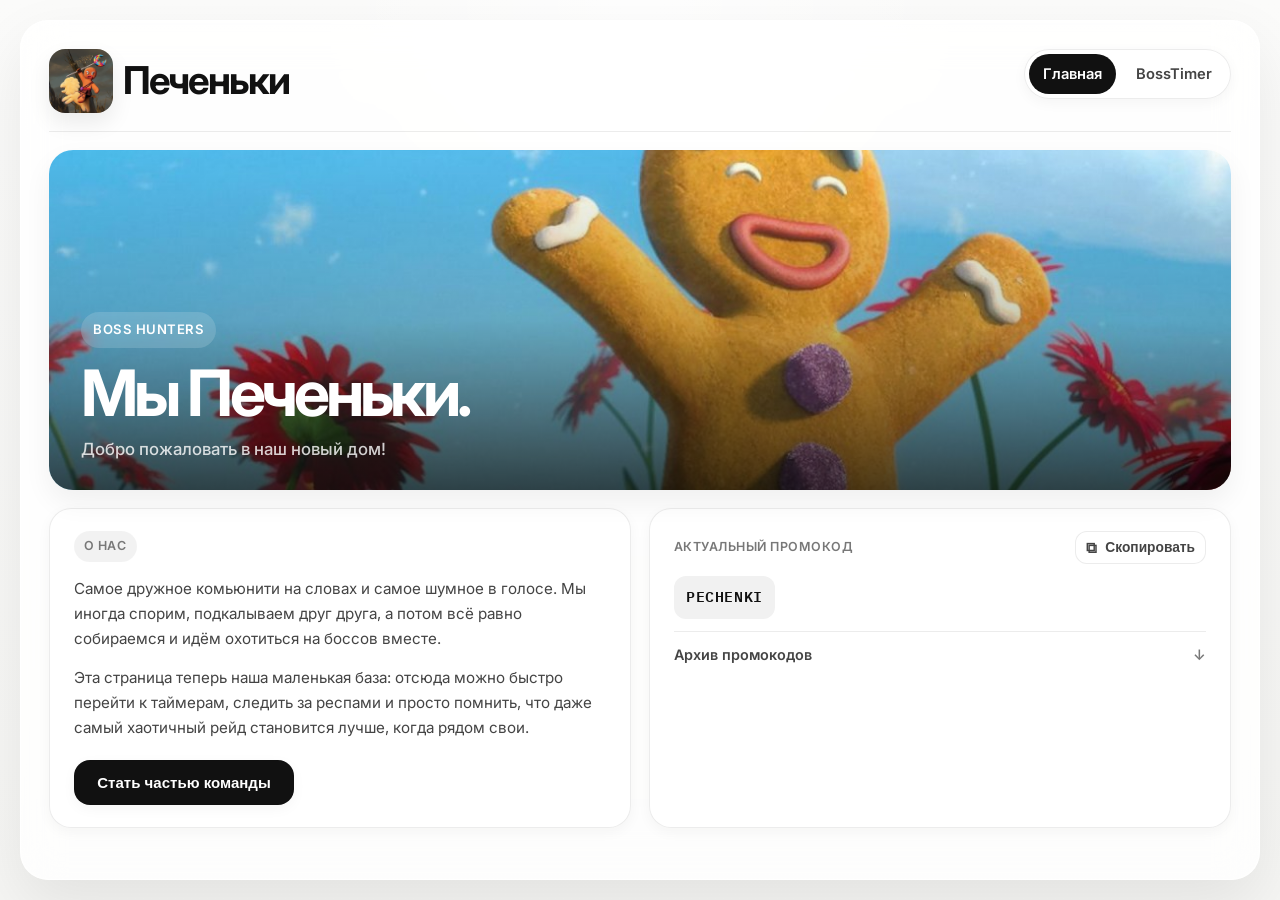
<file: templates/home.html>
<!DOCTYPE html>
<html lang="ru">
<head>
    <meta charset="UTF-8">
    <meta name="viewport" content="width=device-width, initial-scale=1.0">
    <title>Печеньки</title>
    <link rel="stylesheet" href="/static/style.css">
    <link href="https://fonts.googleapis.com/css2?family=IBM+Plex+Mono:wght@400;500;600&family=Inter:wght@400;500;600;700&display=swap" rel="stylesheet">
</head>
<body class="home-page">
    <div class="container">
        <header class="site-header">
            <div class="hero-copy">
                <h1>
                    <span class="brand-logo" aria-hidden="true">
                        <img src="/static/cookie-rider-logo-crop.jpg" alt="Печенька на печеньке-льве">
                    </span>
                    Печеньки
                </h1>
            </div>
            <nav class="top-nav" aria-label="Основное меню">
                <a class="nav-link active" href="/">Главная</a>
                <a class="nav-link" href="/boss-timer">BossTimer</a>
            </nav>
        </header>

        <main class="home-hero">
            <section class="hero-banner">
                <div class="hero-banner-image">
                    <img src="/static/cookies-home-hero.jpg" alt="Весёлая печенька на цветочном поле">
                </div>
                <div class="hero-banner-overlay">
                    <span class="home-eyebrow">Boss Hunters</span>
                    <h2>Мы Печеньки.</h2>
                    <span class="hero-welcome">Добро пожаловать в наш новый дом!</span>
                </div>
            </section>

            <section class="home-cards">
                <div class="home-about-card">
                    <span class="card-label">О нас</span>
                    <p>Самое дружное комьюнити на словах и самое шумное в голосе. Мы иногда спорим, подкалываем друг друга, а потом всё равно собираемся и идём охотиться на боссов вместе.</p>
                    <p>Эта страница теперь наша маленькая база: отсюда можно быстро перейти к таймерам, следить за респами и просто помнить, что даже самый хаотичный рейд становится лучше, когда рядом свои.</p>
                    <div class="home-cta">
                        <button class="join-team-btn" type="button" onclick="fakeJoinTeam(this)">
                            <span class="join-team-label">Стать частью команды</span>
                        </button>
                    </div>
                </div>

                <div class="promo-card">
                    <div class="promo-head">
                        <span class="promo-label">Актуальный промокод</span>
                        <button class="promo-copy-btn" type="button" data-code="PECHENKI" onclick="copyPromoCode(this)">
                            <span class="promo-copy-icon">⧉</span>
                            <span class="promo-copy-text">Скопировать</span>
                        </button>
                    </div>

                    <div class="promo-current">
                        <code id="current-promo-code">PECHENKI</code>
                    </div>

                    <details class="promo-archive">
                        <summary>Архив промокодов</summary>
                        <div class="promo-archive-list">
                            <div class="promo-archive-item">
                                <code>COOKIEBOSS</code>
                                <span>Февраль 2026</span>
                            </div>
                            <div class="promo-archive-item">
                                <code>GINGERGG</code>
                                <span>Январь 2026</span>
                            </div>
                            <div class="promo-archive-item">
                                <code>RAIDCOOKIE</code>
                                <span>Декабрь 2025</span>
                            </div>
                        </div>
                    </details>
                </div>
            </section>
        </main>
    </div>

    <script>
        async function fakeJoinTeam(button) {
            if (button.dataset.loading === 'true' || button.dataset.step === '4') {
                return;
            }

            const label = button.querySelector('.join-team-label');
            const step = Number(button.dataset.step || '0');
            button.dataset.loading = 'true';
            button.classList.add('is-loading');
            label.textContent = 'Загрузка';

            let dots = 0;
            const interval = setInterval(() => {
                dots = (dots + 1) % 4;
                label.textContent = `Загрузка${'.'.repeat(dots)}`;
            }, 280);

            await new Promise(resolve => setTimeout(resolve, 1700));

            clearInterval(interval);
            button.classList.remove('is-loading');
            button.dataset.loading = 'false';

            if (step === 0) {
                button.classList.add('is-finished');
                button.dataset.step = '1';
                label.textContent = 'дохуя хочешь :)';
                setTimeout(() => {
                    button.classList.remove('is-finished');
                    label.textContent = 'Стать частью команды';
                }, 2200);
                return;
            }

            if (step === 1) {
                button.classList.add('is-finished');
                button.dataset.step = '2';
                label.textContent = 'так не работает!';
                setTimeout(() => {
                    button.classList.remove('is-finished');
                    label.textContent = 'Стать частью команды';
                }, 2200);
                return;
            }

            if (step === 2) {
                button.classList.add('is-finished');
                button.dataset.step = '3';
                label.textContent = 'да иди ты нахуй!';
                setTimeout(() => {
                    button.classList.remove('is-finished');
                    label.textContent = 'Стать частью команды';
                }, 2200);
                return;
            }

            button.classList.add('is-finished', 'is-final');
            button.dataset.step = '4';
            button.disabled = true;
            label.textContent = '🖕';
        }

        async function copyPromoCode(button) {
            const code = button.dataset.code;
            const label = button.querySelector('.promo-copy-text');
            try {
                await navigator.clipboard.writeText(code);
                label.textContent = 'Скопировано';
                setTimeout(() => {
                    label.textContent = 'Скопировать';
                }, 1600);
            } catch (error) {
                label.textContent = 'Не удалось';
                setTimeout(() => {
                    label.textContent = 'Скопировать';
                }, 1600);
            }
        }
    </script>
</body>
</html>
</file>
<file: static/style.css>
:root {
    --bg: #f5f5f3;
    --surface: rgba(255, 255, 255, 0.82);
    --surface-strong: #ffffff;
    --surface-soft: #f7f7f5;
    --card: #ffffff;
    --card-muted: #fafaf8;
    --line: rgba(17, 17, 17, 0.08);
    --line-strong: rgba(17, 17, 17, 0.14);
    --text: #111111;
    --text-soft: #444444;
    --text-muted: #787878;
    --brand: #0f766e;
    --brand-soft: #edf8f6;
    --danger: #c2412d;
    --danger-soft: #fff1ee;
    --warning: #a16207;
    --warning-soft: #fff7e7;
    --success: #166534;
    --success-soft: #eef9f0;
    --shadow-lg: 0 24px 60px rgba(17, 17, 17, 0.08);
    --shadow-md: 0 12px 28px rgba(17, 17, 17, 0.06);
    --shadow-sm: 0 4px 14px rgba(17, 17, 17, 0.04);
}

* {
    margin: 0;
    padding: 0;
    box-sizing: border-box;
}

body {
    min-height: 100vh;
    padding: 20px;
    color: var(--text);
    font-family: 'Inter', 'SF Pro Display', -apple-system, BlinkMacSystemFont, sans-serif;
    line-height: 1.5;
    background:
        radial-gradient(circle at top, rgba(255, 255, 255, 0.85), transparent 28%),
        linear-gradient(180deg, #fbfbfa 0%, #f5f5f3 100%);
}

.container {
    max-width: 1240px;
    margin: 0 auto;
    padding: 28px;
    border: 1px solid rgba(255, 255, 255, 0.7);
    border-radius: 28px;
    background: var(--surface);
    backdrop-filter: blur(20px);
    box-shadow: var(--shadow-lg);
}

header {
    display: flex;
    align-items: flex-start;
    justify-content: space-between;
    gap: 16px;
    padding-bottom: 18px;
    margin-bottom: 18px;
    border-bottom: 1px solid var(--line);
}

h1 {
    display: flex;
    align-items: center;
    gap: 10px;
    margin-bottom: 0;
    color: var(--text);
    font-size: clamp(2rem, 3vw, 2.8rem);
    font-weight: 700;
    letter-spacing: -0.05em;
}

.brand-logo {
    display: inline-flex;
    align-items: center;
    justify-content: center;
    width: 64px;
    height: 64px;
    flex: 0 0 64px;
    border-radius: 16px;
    background: #ffffff;
    box-shadow: 0 10px 22px rgba(17, 17, 17, 0.08);
    overflow: hidden;
}

.brand-logo svg {
    width: 42px;
    height: 42px;
    display: block;
}

.brand-logo img {
    width: 100%;
    height: 100%;
    display: block;
    object-fit: cover;
    object-position: center;
    transform: scale(1);
}

.server-time {
    display: inline-flex;
    align-items: center;
    gap: 8px;
    padding: 10px 14px;
    border: 1px solid var(--line);
    border-radius: 999px;
    background: rgba(255, 255, 255, 0.88);
    color: var(--text-soft);
    font-size: 0.93rem;
    font-weight: 500;
    box-shadow: var(--shadow-sm);
    align-self: center;
}

#server-time {
    color: var(--text);
    font-family: 'SF Mono', 'IBM Plex Mono', monospace;
    font-weight: 600;
}

.top-nav {
    display: inline-flex;
    align-items: center;
    gap: 6px;
    padding: 4px;
    border: 1px solid var(--line);
    border-radius: 999px;
    background: rgba(255, 255, 255, 0.72);
    box-shadow: var(--shadow-sm);
    margin-left: auto;
    align-self: flex-start;
}

.nav-link {
    display: inline-flex;
    align-items: center;
    justify-content: center;
    padding: 9px 14px;
    border-radius: 999px;
    color: var(--text-soft);
    text-decoration: none;
    font-size: 0.92rem;
    font-weight: 600;
    transition: background 0.18s ease, color 0.18s ease;
}

.nav-link:hover {
    background: rgba(17, 17, 17, 0.05);
    color: var(--text);
}

.nav-link.active {
    background: #111111;
    color: #ffffff;
}

main {
    display: grid;
    gap: 18px;
}

.compact-timers {
    display: grid;
    grid-template-columns: repeat(2, minmax(240px, 1fr));
    gap: 12px;
}

.compact-timer {
    display: flex;
    align-items: center;
    gap: 12px;
    padding: 15px 16px;
    border: 1px solid var(--line);
    border-radius: 18px;
    background: rgba(255, 255, 255, 0.88);
    box-shadow: var(--shadow-sm);
}

.compact-timer .timer-label {
    min-width: 70px;
    color: var(--text-muted);
    font-size: 0.82rem;
    font-weight: 600;
    text-transform: uppercase;
    letter-spacing: 0.05em;
}

.timer-value {
    flex: 1;
    color: var(--text);
    font-size: 1.35rem;
    font-weight: 600;
    letter-spacing: -0.04em;
    font-family: 'SF Mono', 'IBM Plex Mono', monospace;
}

.play-btn {
    width: 36px;
    height: 36px;
    min-width: 36px;
    flex: 0 0 36px;
    margin-right: 0;
    padding: 0;
    border: 1px solid var(--line);
    border-radius: 12px;
    background: #ffffff;
    color: var(--text);
    font-size: 0.95rem;
    line-height: 1;
    display: inline-flex;
    align-items: center;
    justify-content: center;
    box-shadow: none;
}

.play-btn:hover {
    background: var(--surface-soft);
    transform: translateY(-1px);
}

.boss-search-container {
    position: relative;
    flex: 1;
    max-width: 560px;
    margin: 0;
}

.toolbar-row {
    display: flex;
    align-items: center;
    justify-content: space-between;
    gap: 12px;
    margin: 10px 0 12px;
}

.toolbar-time {
    flex-shrink: 0;
}

.boss-search-input {
    width: 100%;
    padding: 14px 44px 14px 16px;
    border: 1px solid var(--line);
    border-radius: 16px;
    background: rgba(255, 255, 255, 0.92);
    color: var(--text);
    font-size: 0.98rem;
    box-shadow: var(--shadow-sm);
    transition: border-color 0.2s ease, box-shadow 0.2s ease;
}

.boss-search-input::placeholder {
    color: #8d8d8d;
}

.boss-search-input:focus {
    outline: none;
    border-color: rgba(17, 17, 17, 0.18);
    box-shadow: 0 0 0 4px rgba(17, 17, 17, 0.04);
}

.search-clear-btn {
    position: absolute;
    top: 50%;
    right: 12px;
    transform: translateY(-50%);
    width: 28px;
    height: 28px;
    padding: 0;
    border: none;
    border-radius: 50%;
    background: transparent;
    color: var(--text-muted);
    font-size: 1rem;
}

.search-clear-btn:hover {
    background: rgba(17, 17, 17, 0.05);
    color: var(--text);
}

.bosses-grid {
    display: flex;
    flex-direction: column;
    gap: 12px;
}

.boss-card {
    position: relative;
    padding: 16px 18px;
    border: 1px solid var(--line);
    border-radius: 20px;
    background: var(--card);
    box-shadow: var(--shadow-sm);
    transition: transform 0.18s ease, box-shadow 0.18s ease, border-color 0.18s ease;
    animation: fadeIn 0.28s ease-out;
}

.boss-card:hover {
    transform: translateY(-1px);
    box-shadow: var(--shadow-md);
    border-color: var(--line-strong);
}

.first-row {
    display: grid;
    grid-template-columns: minmax(180px, 1.3fr) minmax(130px, 0.9fr) minmax(145px, 1fr) minmax(150px, 1fr) auto auto;
    align-items: center;
    gap: 14px;
}

.boss-header {
    display: flex;
    align-items: center;
    gap: 12px;
    min-width: 0;
}

.boss-icon {
    width: 10px;
    height: 42px;
    border-radius: 999px;
    background: #d6d6d1;
}

.boss-title h2 {
    color: var(--text);
    font-size: 1.08rem;
    font-weight: 650;
    letter-spacing: -0.03em;
}

.respawn-range {
    margin-top: 4px;
    color: var(--text-muted);
    font-size: 0.83rem;
    font-weight: 500;
}

.boss-status .status {
    display: inline-flex;
    align-items: center;
    justify-content: center;
    width: 100%;
    padding: 9px 12px;
    border: 1px solid transparent;
    border-radius: 12px;
    font-size: 0.82rem;
    font-weight: 700;
    letter-spacing: 0.01em;
}

.timer-section {
    padding: 12px 14px;
    border: 1px solid var(--line);
    border-radius: 16px;
    background: var(--card-muted);
}

.timer {
    color: var(--text);
    font-size: 1.28rem;
    font-weight: 600;
    text-align: center;
    font-family: 'SF Mono', 'IBM Plex Mono', monospace;
    letter-spacing: -0.04em;
}

.timer-section .timer-label,
.timer-label {
    margin-top: 4px;
    color: var(--text-muted);
    font-size: 0.74rem;
    text-align: center;
    font-weight: 500;
}

.boss-kill-info {
    display: grid;
    gap: 6px;
}

.info-row {
    display: flex;
    align-items: center;
    gap: 6px;
    color: var(--text-soft);
    font-size: 0.86rem;
}

.info-row .label {
    color: var(--text-muted);
    font-weight: 600;
}

.info-row .value {
    color: var(--text);
    font-weight: 500;
}

.kill-time {
    display: inline-flex;
    align-items: center;
    min-height: 28px;
    padding: 3px 8px;
    border-radius: 10px;
    background: var(--brand-soft);
    color: var(--brand);
    font-weight: 600;
    cursor: pointer;
}

.kill-time:hover {
    filter: brightness(0.98);
}

.boss-history-trigger {
    display: inline-flex;
    align-items: center;
    gap: 8px;
    padding: 10px 12px;
    border: 1px solid var(--line);
    border-radius: 14px;
    background: #ffffff;
    color: var(--text-soft);
    cursor: pointer;
}

.boss-history-trigger:hover {
    background: var(--surface-soft);
}

.history-text {
    font-size: 0.86rem;
    font-weight: 600;
}

.toggle-icon {
    color: var(--text-muted);
    font-size: 0.8rem;
    transition: transform 0.25s ease;
}

.boss-history-trigger.expanded .toggle-icon,
.history-expanded #global-history-toggle {
    transform: rotate(180deg);
}

.boss-actions {
    display: flex;
    align-items: center;
    gap: 8px;
}

button {
    display: inline-flex;
    align-items: center;
    gap: 8px;
    padding: 11px 16px;
    border: 1px solid transparent;
    border-radius: 14px;
    font-size: 0.94rem;
    font-weight: 600;
    cursor: pointer;
    transition: 0.18s ease;
}

.kill-btn {
    justify-content: center;
    min-width: 146px;
    color: #ffffff;
    background: #171717;
}

.kill-btn:hover:not(:disabled) {
    background: #262626;
}

.undo-icon-btn {
    width: 42px;
    min-width: 42px;
    height: 42px;
    padding: 0;
    justify-content: center;
    border-color: var(--line);
    background: #ffffff;
    color: var(--text);
}

.undo-icon-btn:hover:not(:disabled) {
    background: var(--surface-soft);
}

.kill-btn:disabled,
.undo-icon-btn:disabled {
    background: #e8e8e4;
    color: #9a9a94;
    border-color: transparent;
    cursor: not-allowed;
}

.undo-icon-btn svg path {
    stroke: currentColor;
}

.history-list-small {
    display: grid;
    gap: 8px;
    margin-top: 12px;
}

.history-item-small {
    display: flex;
    justify-content: space-between;
    padding: 10px 12px;
    border: 1px solid var(--line);
    border-radius: 14px;
    background: var(--card-muted);
    font-size: 0.86rem;
}

.kill-action {
    background: #fcfcfb;
}

.edit-action {
    background: #fbfaf7;
}

.action-type {
    color: var(--text);
    font-weight: 600;
}

.action-time {
    color: var(--text-muted);
    font-family: 'SF Mono', 'IBM Plex Mono', monospace;
}

.history {
    padding: 18px;
    border: 1px solid var(--line);
    border-radius: 22px;
    background: rgba(255, 255, 255, 0.72);
    box-shadow: var(--shadow-sm);
}

.history-header {
    display: flex;
    align-items: center;
    justify-content: space-between;
    padding: 2px 2px 8px;
    cursor: pointer;
}

.history-header h3 {
    display: flex;
    align-items: center;
    gap: 10px;
    color: var(--text);
    font-size: 1rem;
    font-weight: 650;
    letter-spacing: -0.02em;
}

#global-history-toggle {
    color: var(--text-muted);
    transition: transform 0.25s ease;
}

.history-list {
    display: grid;
    gap: 10px;
    padding-top: 8px;
}

.history-item {
    display: flex;
    align-items: center;
    justify-content: space-between;
    gap: 12px;
    padding: 12px;
    border: 1px solid var(--line);
    border-radius: 16px;
    background: rgba(255, 255, 255, 0.85);
}

.history-boss {
    display: flex;
    align-items: center;
    gap: 10px;
    min-width: 0;
}

.history-icon {
    display: inline-flex;
    align-items: center;
    justify-content: center;
    width: 34px;
    height: 34px;
    border-radius: 12px;
    background: var(--surface-soft);
    font-size: 0.95rem;
}

.history-action {
    color: var(--text);
    font-weight: 500;
}

.history-time {
    color: var(--text-muted);
    font-size: 0.86rem;
    font-family: 'SF Mono', 'IBM Plex Mono', monospace;
}

.admin-controls {
    display: flex;
    justify-content: center;
    gap: 10px;
    padding: 14px;
    border: 1px dashed rgba(17, 17, 17, 0.12);
    border-radius: 18px;
    background: rgba(255, 255, 255, 0.44);
}

.clear-history-btn,
.reset-btn {
    background: #ffffff;
    color: var(--text-soft);
    border-color: var(--line);
}

.clear-history-btn:hover,
.reset-btn:hover {
    background: var(--surface-soft);
    color: var(--text);
}

.loading,
.no-history,
.loading-history {
    padding: 18px;
    color: var(--text-muted);
    text-align: center;
}

.loading {
    font-size: 1rem;
}

.home-page .container {
    min-height: calc(100vh - 40px);
}

.home-hero {
    display: grid;
    gap: 18px;
}

.hero-banner {
    position: relative;
    border-radius: 24px;
    overflow: hidden;
    min-height: 340px;
    box-shadow: var(--shadow-md);
}

.hero-banner-image {
    position: absolute;
    inset: 0;
}

.hero-banner-image img {
    width: 100%;
    height: 100%;
    display: block;
    object-fit: cover;
    object-position: center 22%;
}

.hero-banner-overlay {
    position: relative;
    z-index: 1;
    display: flex;
    flex-direction: column;
    align-items: flex-start;
    justify-content: flex-end;
    gap: 12px;
    padding: 28px 32px;
    min-height: 340px;
    background: linear-gradient(to top, rgba(0,0,0,0.7) 0%, rgba(0,0,0,0.2) 50%, transparent 100%);
}

.home-eyebrow {
    display: inline-flex;
    padding: 8px 12px;
    border-radius: 999px;
    background: rgba(255, 255, 255, 0.15);
    backdrop-filter: blur(8px);
    color: #ffffff;
    font-size: 0.82rem;
    font-weight: 600;
    letter-spacing: 0.04em;
    text-transform: uppercase;
}

.hero-banner-overlay h2 {
    color: #ffffff;
    font-size: clamp(2.4rem, 5vw, 4rem);
    line-height: 1.02;
    letter-spacing: -0.06em;
    font-weight: 700;
}

.hero-welcome {
    color: rgba(255, 255, 255, 0.8);
    font-size: 1.05rem;
    font-weight: 500;
}

.home-cards {
    display: grid;
    grid-template-columns: 1fr 1fr;
    gap: 18px;
}

.home-about-card {
    padding: 22px 24px;
    border: 1px solid var(--line);
    border-radius: 22px;
    background: var(--card);
    box-shadow: var(--shadow-sm);
}

.card-label {
    display: inline-flex;
    padding: 6px 10px;
    border-radius: 999px;
    background: rgba(17, 17, 17, 0.05);
    color: var(--text-muted);
    font-size: 0.78rem;
    font-weight: 600;
    letter-spacing: 0.04em;
    text-transform: uppercase;
}

.home-about-card p {
    margin-top: 14px;
    color: var(--text-soft);
    font-size: 0.95rem;
    line-height: 1.65;
}

.home-cta {
    margin-top: 20px;
}

.join-team-btn {
    position: relative;
    justify-content: center;
    min-width: 220px;
    padding: 13px 18px;
    border: 1px solid rgba(17, 17, 17, 0.1);
    border-radius: 16px;
    background: #111111;
    color: #ffffff;
    box-shadow: var(--shadow-sm);
}

.join-team-btn:hover {
    background: #242424;
}

.join-team-btn.is-loading {
    background: #1f1f1f;
    pointer-events: none;
}

.join-team-btn.is-finished {
    background: #ffffff;
    color: #111111;
    border-color: var(--line);
}

.join-team-btn.is-final {
    background: #111111;
    color: #ffffff;
    border-color: transparent;
}

.promo-card {
    padding: 22px 24px;
    border: 1px solid var(--line);
    border-radius: 22px;
    background: var(--card);
    box-shadow: var(--shadow-sm);
}

.promo-head {
    display: flex;
    align-items: center;
    justify-content: space-between;
    gap: 12px;
}

.promo-label {
    color: var(--text-muted);
    font-size: 0.78rem;
    font-weight: 600;
    letter-spacing: 0.04em;
    text-transform: uppercase;
}

.promo-copy-btn {
    padding: 8px 10px;
    border: 1px solid var(--line);
    border-radius: 12px;
    background: #ffffff;
    color: var(--text-soft);
    font-size: 0.86rem;
    font-weight: 600;
    box-shadow: none;
}

.promo-copy-btn:hover {
    background: var(--surface-soft);
    color: var(--text);
}

.promo-copy-icon {
    font-size: 0.95rem;
    line-height: 1;
}

.promo-current {
    margin-top: 12px;
}

.promo-current code {
    display: inline-flex;
    align-items: center;
    padding: 10px 12px;
    border-radius: 12px;
    background: rgba(17, 17, 17, 0.06);
    color: var(--text);
    font-family: 'SF Mono', 'IBM Plex Mono', monospace;
    font-size: 0.95rem;
    font-weight: 600;
    letter-spacing: 0.04em;
}

.promo-archive {
    margin-top: 12px;
    border-top: 1px solid var(--line);
    padding-top: 12px;
}

.promo-archive summary {
    list-style: none;
    cursor: pointer;
    color: var(--text-soft);
    font-size: 0.9rem;
    font-weight: 600;
}

.promo-archive summary::-webkit-details-marker {
    display: none;
}

.promo-archive summary::after {
    content: "↓";
    float: right;
    color: var(--text-muted);
    transition: transform 0.2s ease;
}

.promo-archive[open] summary::after {
    transform: rotate(180deg);
}

.promo-archive-list {
    display: grid;
    gap: 10px;
    margin-top: 12px;
}

.promo-archive-item {
    display: flex;
    align-items: center;
    justify-content: space-between;
    gap: 12px;
    padding: 9px 10px;
    border-radius: 12px;
    background: rgba(17, 17, 17, 0.025);
}

.promo-archive-item code {
    color: var(--text);
    font-family: 'SF Mono', 'IBM Plex Mono', monospace;
    font-size: 0.86rem;
    font-weight: 600;
}

.promo-archive-item span {
    color: var(--text-muted);
    font-size: 0.84rem;
}


.fa-spin {
    margin-right: 8px;
}

.status.alive {
    background: var(--success-soft);
    color: var(--success);
    border-color: rgba(22, 101, 52, 0.08);
}

.status.respawning {
    background: var(--brand-soft);
    color: var(--brand);
    border-color: rgba(15, 118, 110, 0.08);
}

.status.respawning-now {
    background: var(--warning-soft);
    color: var(--warning);
    border-color: rgba(161, 98, 7, 0.1);
}

.status.ready {
    background: var(--danger-soft);
    color: var(--danger);
    border-color: rgba(194, 65, 45, 0.08);
}

@keyframes fadeIn {
    from {
        opacity: 0;
        transform: translateY(6px);
    }
    to {
        opacity: 1;
        transform: translateY(0);
    }
}

::-webkit-scrollbar {
    width: 9px;
}

::-webkit-scrollbar-track {
    background: rgba(17, 17, 17, 0.04);
    border-radius: 999px;
}

::-webkit-scrollbar-thumb {
    background: rgba(17, 17, 17, 0.12);
    border-radius: 999px;
}

::-webkit-scrollbar-thumb:hover {
    background: rgba(17, 17, 17, 0.18);
}

@media (max-width: 1120px) {
    .first-row {
        grid-template-columns: minmax(180px, 1.2fr) minmax(130px, 0.9fr) minmax(145px, 1fr) minmax(150px, 1fr);
    }

    .boss-history-trigger,
    .boss-actions {
        grid-column: span 2;
    }
}

@media (max-width: 900px) {
    body {
        padding: 14px;
    }

    .container {
        padding: 20px;
        border-radius: 22px;
    }

    header {
        flex-direction: column;
        align-items: flex-start;
    }

    .top-nav {
        margin-left: 0;
    }

    .header-actions {
        width: 100%;
        flex-wrap: wrap;
        justify-content: space-between;
    }

    .toolbar-row {
        flex-direction: column;
        align-items: stretch;
    }

    .toolbar-time {
        width: fit-content;
    }

    .home-cards {
        grid-template-columns: 1fr;
    }

    .hero-banner,
    .hero-banner-overlay {
        min-height: 280px;
    }

    .promo-head {
        flex-direction: column;
        align-items: flex-start;
    }

    .compact-timers {
        grid-template-columns: 1fr;
    }

    .first-row {
        grid-template-columns: 1fr;
    }

    .boss-history-trigger,
    .boss-actions {
        grid-column: auto;
    }

    .boss-actions {
        justify-content: stretch;
    }

    .kill-btn {
        width: 100%;
    }

    .history-item {
        flex-direction: column;
        align-items: flex-start;
    }
}

@media (max-width: 560px) {
    h1 {
        font-size: 1.8rem;
    }

    .brand-logo {
        width: 50px;
        height: 50px;
        flex-basis: 50px;
    }

    .brand-logo svg {
        width: 34px;
        height: 34px;
    }

    .brand-logo img {
        width: 100%;
        height: 100%;
    }

    .compact-timer {
        flex-wrap: wrap;
    }

    .boss-history-trigger {
        width: 100%;
        justify-content: space-between;
    }

    .admin-controls {
        flex-direction: column;
    }

    .top-nav {
        width: 100%;
        justify-content: space-between;
    }

    .nav-link {
        flex: 1;
    }

    .hero-banner,
    .hero-banner-overlay {
        min-height: 240px;
    }

    .hero-banner-overlay {
        padding: 20px;
    }

    .promo-archive-item {
        flex-direction: column;
        align-items: flex-start;
    }
}
</file>
